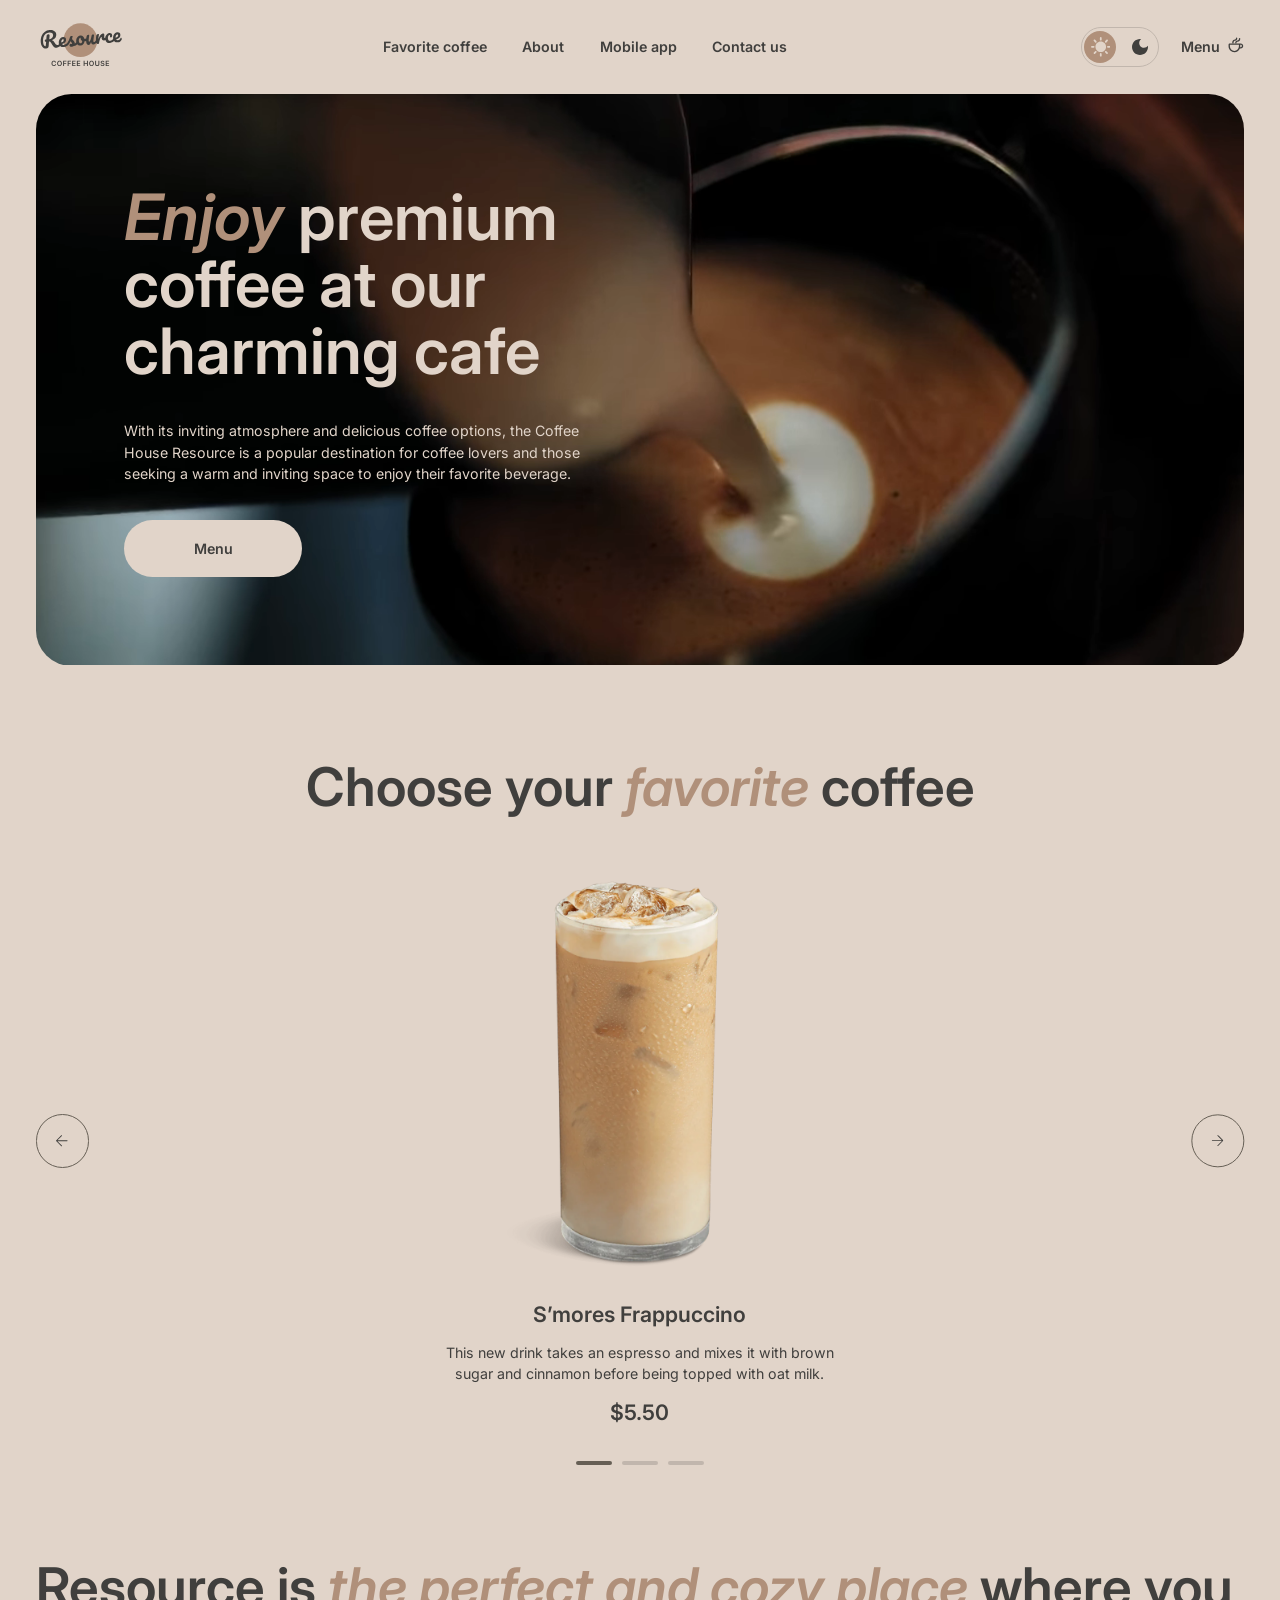
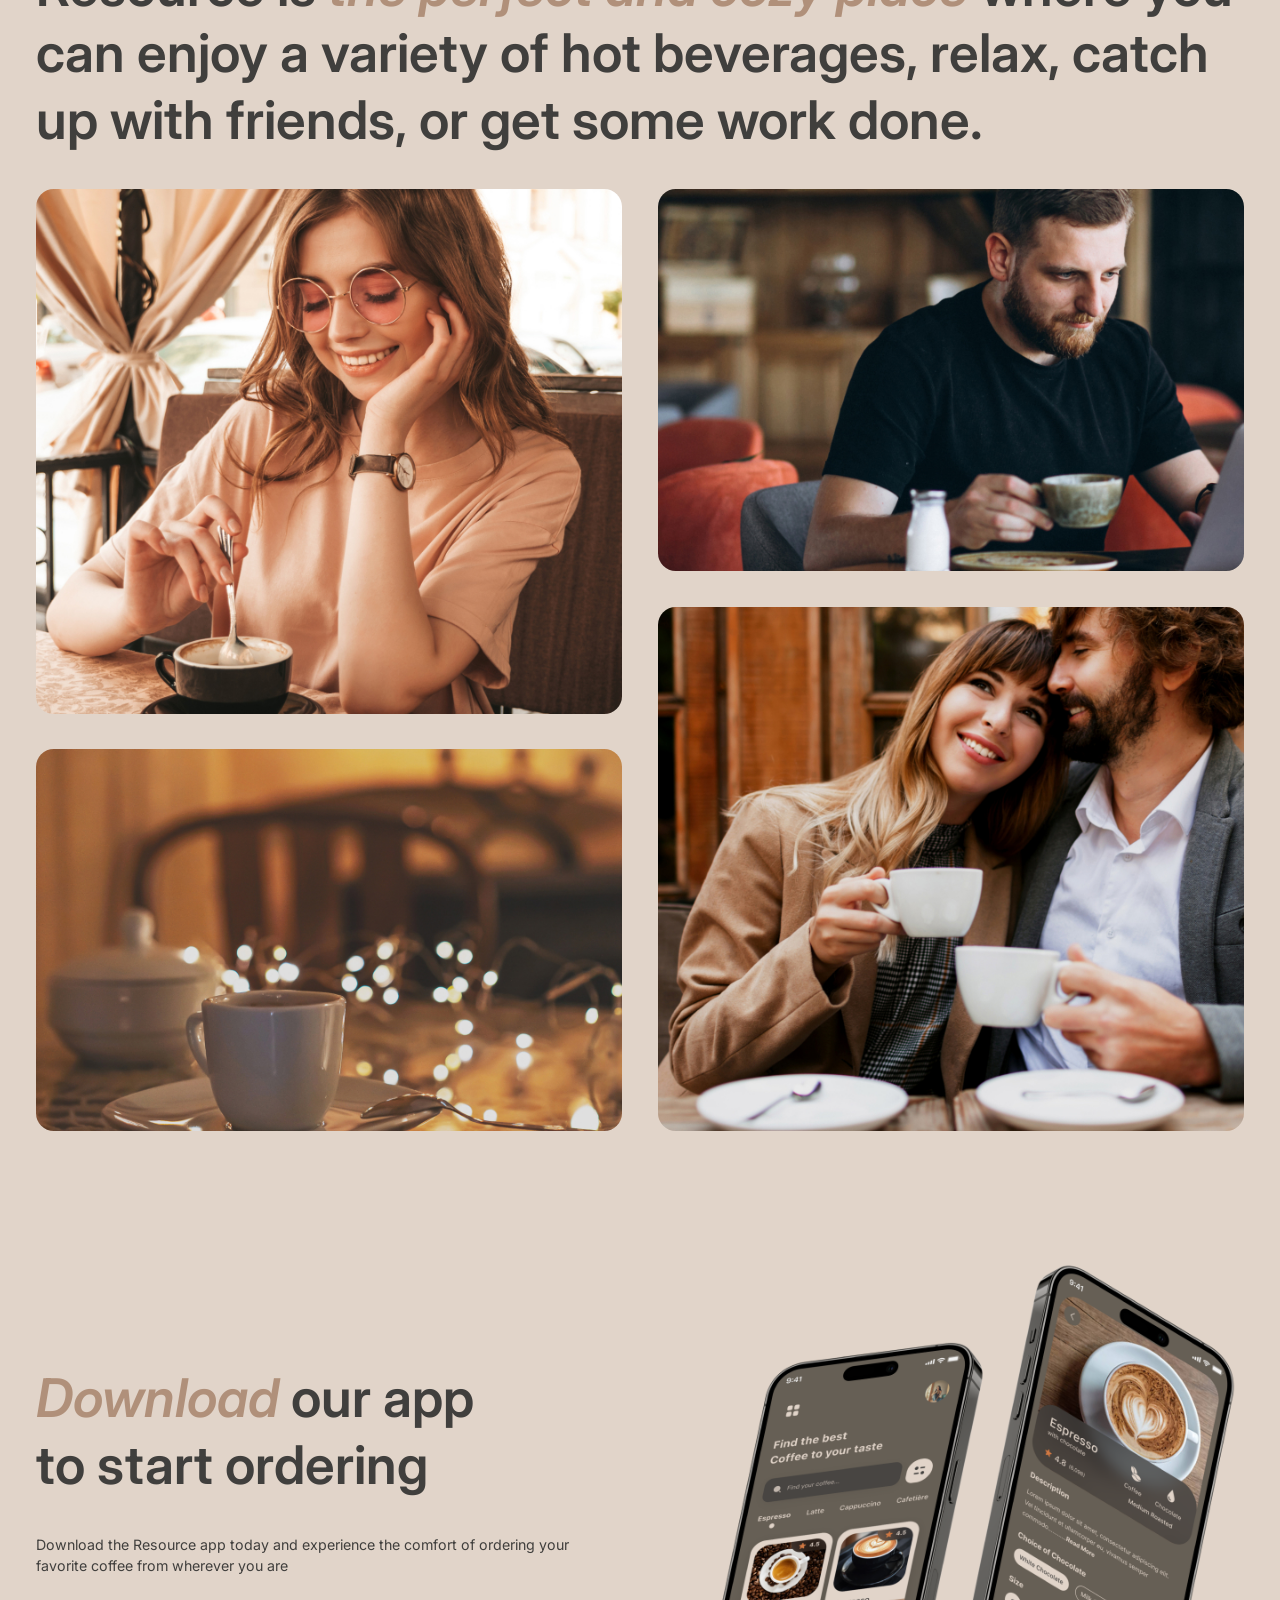
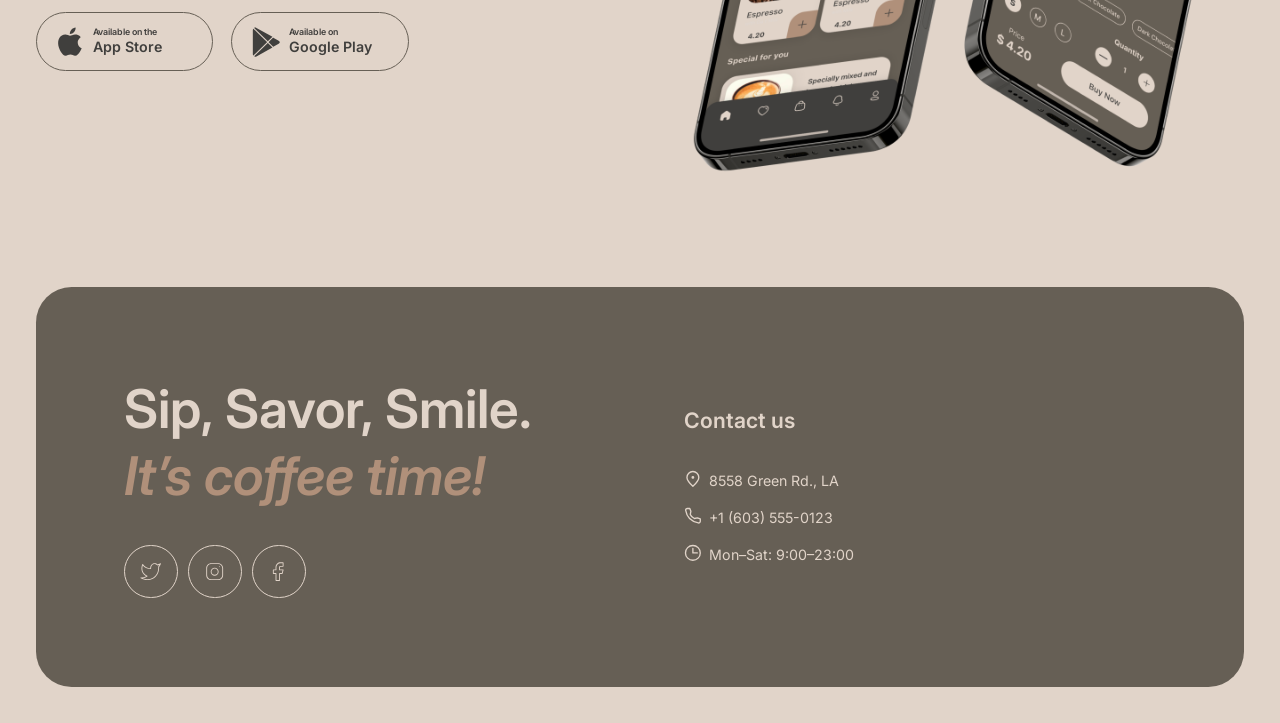
<file: index.html>
<!DOCTYPE html>
<html lang="en">

<head>
  <meta charset="UTF-8">
  <meta name="viewport" content="width=device-width, initial-scale=1.0">
  <link rel="icon" href="favicon.svg">
  <link rel="preconnect" href="https://fonts.googleapis.com">
  <link rel="preconnect" href="https://fonts.gstatic.com" crossorigin>
  <link
    href="https://fonts.googleapis.com/css2?family=Inter:ital,opsz,wght@0,14..32,100..900;1,14..32,100..900&display=swap"
    rel="stylesheet">
  <title>Coffee house</title>
  <link rel="stylesheet" href="assets/css/common.css">
  <link rel="stylesheet" href="assets/css/main.css">
</head>

<body>
  <header>
    <a href="index.html" class="logo"><svg width="100%" style="" viewBox="0 0 100 60" fill="none"
        xmlns="http://www.w3.org/2000/svg">
        <path
          d="M69 25C69 35.4934 60.4934 44 50 44C39.5066 44 31 35.4934 31 25C31 14.5066 39.5066 6 50 6C60.4934 6 69 14.5066 69 25Z"
          fill="#B0907A" />
        <path
          d="M15.3906 13.5835C16.9204 13.4497 18.2235 13.5685 19.2998 13.9399C20.3762 14.3115 21.1975 14.8823 21.7627 15.6519C22.3438 16.4201 22.6793 17.3145 22.7686 18.3345C22.8466 19.2271 22.7076 20.1226 22.3525 21.021C22.012 21.902 21.4487 22.7067 20.6611 23.4341C19.8736 24.1615 18.8875 24.7369 17.7041 25.1616C18.4873 25.3019 19.1067 25.5853 19.5615 26.0112C20.0164 26.4372 20.4899 27.0788 20.9824 27.9351C21.5123 28.8523 22.0121 29.5157 22.4814 29.9243C22.9667 30.3314 23.4966 30.5097 24.0703 30.4595C24.5803 30.4148 25.0515 30.2047 25.4844 29.8296C25.6093 29.7164 25.7414 29.5813 25.8828 29.4263C25.7554 29.0069 25.67 28.5505 25.627 28.0581C25.5308 26.9586 25.6729 25.9186 26.0527 24.938C26.4313 23.9412 27.0025 23.1275 27.7666 22.4985C28.5466 21.8682 29.4552 21.5081 30.4912 21.4175C31.4155 21.3367 32.1805 21.5511 32.7871 22.0601C33.3923 22.5531 33.737 23.2693 33.8193 24.2095C33.9156 25.3093 33.5993 26.293 32.8721 27.1597C32.1594 28.0089 30.8831 28.7468 29.043 29.3735C29.5056 30.0718 30.2945 30.3725 31.4102 30.2749C32.1274 30.2122 32.9189 29.8943 33.7842 29.3208C34.3194 28.9614 34.8014 28.5487 35.2324 28.0854C35.7724 27.2548 36.1936 26.5523 36.4932 25.9761C36.7237 25.4902 36.9885 24.8483 37.2881 24.0513C37.5863 23.2383 37.8742 22.4018 38.1523 21.5425C38.3938 20.8147 38.993 20.4084 39.9492 20.3247C40.3955 20.2857 40.7103 20.2984 40.8926 20.3628C41.0747 20.4271 41.1731 20.547 41.1885 20.7222C41.1968 20.8178 41.1784 20.9723 41.1328 21.1851C41.0872 21.3977 41.0182 21.6127 40.9248 21.8296C40.6881 22.4285 40.5872 22.9272 40.6221 23.3257C40.643 23.5648 40.7452 23.8213 40.9297 24.0942C41.1301 24.3657 41.4243 24.7015 41.8125 25.1011C42.381 25.7258 42.8145 26.2654 43.1113 26.7212C43.4227 27.1597 43.6026 27.6584 43.6514 28.2163C43.6653 28.3757 43.6689 28.6005 43.6621 28.8901C44.1893 28.6308 44.7584 28.1181 45.375 27.3569C45.3019 27.0539 45.251 26.7404 45.2227 26.4165C45.1167 25.2052 45.2539 24.1092 45.6338 23.1284C46.0124 22.1316 46.5847 21.3339 47.3516 20.7368C48.117 20.1238 48.9942 19.7744 49.9824 19.688C51.1936 19.582 52.2027 19.9193 53.0098 20.6997C53.8314 21.463 54.3598 22.4533 54.5947 23.6694C55.1541 23.5843 55.7889 23.4287 56.499 23.2036C56.5857 22.3315 56.742 21.4132 56.9678 20.4497C57.0853 19.9579 57.2783 19.596 57.5469 19.3638C57.8157 19.1315 58.2612 18.9875 58.8828 18.9331C59.233 18.9025 59.477 18.9374 59.6143 19.0376C59.7674 19.1366 59.8545 19.298 59.874 19.521C59.8852 19.6485 59.8348 20.0869 59.7236 20.8354C59.6158 21.4391 59.5352 21.9847 59.4814 22.4712C59.3091 24.1724 59.2471 25.302 59.2959 25.8599C59.3252 26.1945 59.3863 26.4304 59.4785 26.5669C59.5693 26.6871 59.702 26.7393 59.877 26.7241C60.116 26.7032 60.3905 26.4388 60.6992 25.9302C61.024 25.42 61.3429 24.6608 61.6562 23.6538C61.9856 22.6453 62.2797 21.4145 62.5381 19.9624C62.6238 19.4732 62.7856 19.1137 63.0225 18.8843C63.2753 18.6535 63.6647 18.5152 64.1904 18.4692C64.5568 18.4372 64.8159 18.4624 64.9678 18.5454C65.1182 18.6126 65.2037 18.7663 65.2246 19.0054C65.2594 19.4042 65.1563 20.5132 64.9141 22.3325C64.6463 24.4113 64.5334 25.69 64.5752 26.1685C64.6017 26.4713 64.6862 26.7055 64.8291 26.8696C64.9704 27.0176 65.1446 27.083 65.3516 27.0649C65.6703 27.0371 66.0289 26.8123 66.4258 26.3921C66.7252 26.0736 67.0875 25.6205 67.5166 25.0356C67.3882 23.1207 67.5197 21.2733 67.916 19.4927C68.019 19.0179 68.2208 18.6623 68.5215 18.4272C68.8367 18.175 69.2894 18.0228 69.8789 17.9712C70.1975 17.9434 70.4242 17.9642 70.5586 18.0327C70.6929 18.1013 70.7696 18.2472 70.7891 18.4702C70.8113 18.7254 70.742 19.31 70.5811 20.2231C70.4775 20.8745 70.3995 21.4438 70.3457 21.9302C70.2919 22.4167 70.2631 23.0135 70.2607 23.7202C70.6668 22.3036 71.1592 21.1361 71.7373 20.2183C72.3155 19.3004 72.8997 18.6305 73.4893 18.2095C74.0947 17.7872 74.6606 17.5533 75.1865 17.5073C76.2224 17.4168 76.7853 17.8893 76.876 18.9253C76.8941 19.1326 76.8667 19.6413 76.793 20.4507C76.7213 21.0991 76.6921 21.5032 76.7061 21.6626C76.7549 22.2203 76.9786 22.4816 77.377 22.4468C77.5455 22.432 77.7277 22.3655 77.9238 22.2476C77.9862 21.5452 78.1416 20.8909 78.3945 20.2856C78.8195 19.2689 79.4158 18.4618 80.1826 17.8647C80.9494 17.2678 81.7794 16.9301 82.6719 16.8521C83.5483 16.7754 84.2484 16.9794 84.7725 17.4634C85.3112 17.9302 85.6164 18.5704 85.6875 19.3833C85.746 20.0526 85.6442 20.632 85.3818 21.1206C85.1354 21.6077 84.7729 21.8717 84.2949 21.9136C83.9921 21.9401 83.739 21.8899 83.5352 21.7632C83.3473 21.6351 83.2421 21.444 83.2197 21.189C83.21 21.0774 83.215 20.9485 83.2344 20.8022C83.2537 20.656 83.268 20.55 83.2783 20.4849C83.3371 20.2389 83.358 20.0123 83.3398 19.8052C83.3217 19.598 83.2512 19.4431 83.1299 19.3413C83.0246 19.2384 82.8765 19.1957 82.6855 19.2124C82.3189 19.2445 81.9907 19.4416 81.7012 19.8042C81.4103 20.1509 81.1932 20.6115 81.0508 21.186C80.9084 21.7606 80.8662 22.3829 80.9248 23.0522C81.0866 24.901 81.9732 25.7546 83.583 25.6138C84.2363 25.5565 84.9186 25.2804 85.6299 24.7847C86.056 24.4835 86.4689 24.1072 86.8711 23.6587C86.8066 23.3593 86.7585 23.0438 86.7295 22.7124C86.6334 21.6129 86.7755 20.5729 87.1553 19.5923C87.5338 18.5955 88.1051 17.7818 88.8691 17.1528C89.6492 16.5225 90.5577 16.1624 91.5938 16.0718C92.5181 15.991 93.2831 16.2054 93.8896 16.7144C94.4949 17.2074 94.8395 17.9235 94.9219 18.8638C95.0181 19.9636 94.7018 20.9473 93.9746 21.814C93.2619 22.6632 91.9773 23.4017 90.1211 24.0298C90.5678 24.7295 91.2458 25.0399 92.1543 24.9604C92.8078 24.9033 93.3289 24.7048 93.7168 24.3657C94.1205 24.0252 94.5696 23.4721 95.0645 22.7065C95.2347 22.4508 95.4398 22.3125 95.6787 22.2915C95.8859 22.2734 96.0543 22.3551 96.1826 22.5366C96.3266 22.7166 96.4131 22.9738 96.4424 23.3081C96.4926 23.8819 96.4007 24.3885 96.166 24.8267C95.7797 25.551 95.2368 26.1368 94.5371 26.5835C93.8534 27.0288 93.009 27.2945 92.0049 27.3823C90.4747 27.5162 89.2475 27.1662 88.3232 26.3315C88.1599 26.1815 88.0089 26.0204 87.8701 25.8481C87.3887 26.3474 86.849 26.7798 86.2461 27.1401C85.2533 27.7249 84.2701 28.059 83.2979 28.144C81.7361 28.2806 80.4787 27.9496 79.5254 27.1499C78.8356 26.5494 78.3648 25.7777 78.1133 24.8354C77.6737 25.0528 77.2046 25.1843 76.7051 25.228C75.8605 25.3019 75.1958 25.1436 74.7119 24.7524C74.2439 24.3597 73.9782 23.7962 73.9141 23.063C73.8932 22.8239 73.896 22.5826 73.9229 22.3394C73.9268 22.018 73.9238 21.8015 73.9141 21.6899C73.8918 21.4349 73.7925 21.3152 73.6172 21.3306C73.3782 21.3517 73.0833 21.6505 72.7324 22.2271C72.3959 22.7865 72.0744 23.5211 71.7686 24.4312C71.4627 25.3413 71.2331 26.2934 71.0791 27.2866C70.9693 28.0509 70.8062 28.5788 70.5908 28.8706C70.39 29.1451 70.0429 29.3039 69.5488 29.3472C68.9432 29.4002 68.4846 29.1195 68.1738 28.5044C68.0916 28.3324 68.0171 28.1292 67.9482 27.896C67.6574 28.2052 67.3563 28.4903 67.041 28.7476C66.3075 29.3578 65.4386 29.7065 64.4346 29.7944C63.6695 29.8614 63.0774 29.6167 62.6592 29.0591C62.257 28.5001 62.0095 27.6864 61.916 26.6187C61.7399 27.7261 61.4063 28.5987 60.916 29.2358C60.4244 29.8568 59.8676 30.1942 59.2461 30.2485C58.5289 30.3113 57.911 30.0362 57.3916 29.4233C56.8868 28.793 56.5904 27.9837 56.5039 26.9956C56.4687 26.5935 56.4438 26.202 56.4287 25.8218C55.8601 25.9876 55.2585 26.1144 54.623 26.1968C54.4373 27.5619 53.9336 28.6897 53.1123 29.5806C52.2894 30.4556 51.3123 30.9425 50.1807 31.0415C49.2243 31.1252 48.383 30.9662 47.6572 30.564C47.1705 30.2872 46.7546 29.9308 46.4053 29.4985C45.9807 29.9837 45.5589 30.3569 45.1377 30.6157C44.4512 31.029 43.5757 31.299 42.5107 31.4243C41.9207 32.0219 41.187 32.3583 40.3105 32.4351C39.4817 32.5076 38.8274 32.3723 38.3477 32.0288C37.8838 31.6839 37.6307 31.2726 37.5889 30.7944C37.5526 30.3801 37.673 30.0085 37.9492 29.6792C38.2255 29.3499 38.6584 29.1586 39.248 29.1069C39.4552 29.0888 39.6966 29.0926 39.9717 29.1167C40.2614 29.1235 40.4792 29.128 40.624 29.1313C40.5718 28.7184 40.4417 28.3361 40.2344 27.9849C40.0429 27.6323 39.8047 27.3001 39.5205 26.9878C39.2348 26.6595 38.9691 26.3776 38.7236 26.1421C38.3118 27.1256 37.886 27.95 37.4463 28.6147C37.3839 28.7124 37.3175 28.8074 37.2529 28.9038C37.2011 29.0386 37.1374 29.163 37.0566 29.2749C36.8537 29.5709 36.6126 29.8611 36.335 30.147C36.2326 30.2726 36.13 30.3986 36.0234 30.522C35.8342 30.7476 35.6292 30.8971 35.4102 30.9741C35.194 31.1441 34.9642 31.3129 34.7197 31.479C33.7048 32.1781 32.5837 32.5816 31.3564 32.689C29.6829 32.8354 28.3438 32.4941 27.3398 31.6665C27.242 31.5858 27.1492 31.5005 27.0596 31.4126C26.7119 31.7942 26.3591 32.1278 25.999 32.4106C25.2613 32.9729 24.3587 33.3006 23.291 33.394C22.255 33.4847 21.3455 33.2833 20.5635 32.7896C19.7976 32.2944 19.0287 31.3983 18.2568 30.1011C17.6362 29.0635 17.1521 28.3024 16.8047 27.8188C16.4559 27.3194 16.1202 26.9706 15.7979 26.7739C15.4914 26.5759 15.1201 26.4726 14.6855 26.4624C14.651 26.8031 14.5601 27.8714 14.4121 29.6665C14.3544 30.4737 14.3173 30.9665 14.3008 31.145C14.2265 32.1311 13.973 32.9083 13.541 33.4761C13.1075 34.0279 12.4047 34.347 11.4326 34.4321C10.3648 34.5255 9.389 34.2975 8.50586 33.7485C7.63719 33.1821 6.93063 32.3604 6.38672 31.2837C5.84141 30.1911 5.50636 28.9272 5.38086 27.4927C5.14663 24.815 5.40584 22.4634 6.16016 20.438C6.93044 18.4112 8.10804 16.8145 9.69238 15.6479C11.2913 14.4641 13.1911 13.7759 15.3906 13.5835ZM14.9014 16.2524C13.3395 16.3891 12.0027 16.8996 10.8916 17.7837C9.79498 18.6506 8.98643 19.878 8.4668 21.4653C7.94582 23.0367 7.78064 24.9146 7.97168 27.0981C8.06094 28.118 8.24138 28.9857 8.5127 29.7007C8.78394 30.4154 9.08713 30.9426 9.42188 31.2827C9.75679 31.6228 10.0601 31.781 10.3311 31.7573C10.5382 31.7391 10.6963 31.6211 10.8057 31.4028C10.931 31.1831 11.0135 30.8388 11.0527 30.3696L11.3848 26.7271C10.843 26.7744 10.4571 26.6796 10.2275 26.4429C10.014 26.2046 9.89312 25.9257 9.86523 25.6069C9.83178 25.2244 9.92501 24.9115 10.1445 24.6675C10.38 24.422 10.6568 24.2852 10.9756 24.2573L11.5732 24.2046C11.6916 22.6203 11.8134 21.2522 11.9375 20.1011C12.0542 19.0472 12.678 18.4706 13.8096 18.3716C14.718 18.2921 15.2082 18.6593 15.2793 19.4722C15.2946 19.6473 15.2986 19.7834 15.291 19.8804L14.9209 23.9116C15.7772 23.7885 16.5399 23.5133 17.209 23.0854C17.8941 22.6562 18.4152 22.0964 18.7725 21.4067C19.1456 20.7156 19.2961 19.9553 19.2236 19.1265C19.1357 18.1224 18.7238 17.3639 17.9883 16.8501C17.2528 16.3364 16.2241 16.1368 14.9014 16.2524ZM50.1084 22.231C49.4709 22.2868 48.9638 22.644 48.5879 23.3032C48.2265 23.9452 48.0948 24.8242 48.1924 25.9399C48.2691 26.8163 48.4951 27.4709 48.8701 27.9038C49.2612 28.3354 49.6882 28.5312 50.1504 28.4907C50.6604 28.4461 51.0808 28.2008 51.4111 27.7544C51.7574 27.3065 51.9594 26.6862 52.0186 25.894C51.4953 25.6026 51.0742 25.1973 50.7559 24.6792C50.4536 24.1598 50.2766 23.5971 50.2236 22.9917C50.2013 22.7367 50.202 22.4794 50.2275 22.2202L50.1084 22.231ZM30.2891 23.7964C29.6995 23.8481 29.2274 24.2342 28.873 24.9556C28.5345 25.6758 28.4081 26.5223 28.4932 27.4946L28.4971 27.5425C29.4178 27.2371 30.1299 26.8379 30.6328 26.3442C31.1357 25.8505 31.3612 25.308 31.3096 24.7183C31.283 24.4156 31.1749 24.1839 30.9844 24.0239C30.8083 23.8466 30.576 23.7713 30.2891 23.7964ZM91.3916 18.4507C90.8021 18.5024 90.33 18.8885 89.9756 19.6099C89.6371 20.3301 89.5106 21.1766 89.5957 22.1489L89.5996 22.1968C90.5205 21.8914 91.2325 21.4913 91.7354 20.9976C92.2381 20.5039 92.4637 19.9622 92.4121 19.3726C92.3856 19.0699 92.2775 18.8382 92.0869 18.6782C91.9108 18.5009 91.6785 18.4256 91.3916 18.4507Z"
          fill="currentColor" />
        <path
          d="M67.5947 51.8945C67.5947 52.137 67.6478 52.3536 67.7539 52.543C67.8619 52.7323 68.014 52.8804 68.209 52.9883C68.4039 53.0942 68.6346 53.1474 68.9014 53.1475C69.1684 53.1475 69.3997 53.0943 69.5947 52.9883C69.7917 52.8803 69.9437 52.7323 70.0498 52.543C70.1559 52.3536 70.209 52.137 70.209 51.8945V48.1816H71.2627V51.9834C71.2626 52.3998 71.1636 52.7659 70.9668 53.082C70.7717 53.3983 70.4977 53.6462 70.1436 53.8242C69.7894 54.0004 69.3749 54.0879 68.9014 54.0879C68.4262 54.0878 68.0113 54.0003 67.6572 53.8242C67.3031 53.6462 67.029 53.3983 66.834 53.082C66.639 52.7659 66.5411 52.3998 66.541 51.9834V48.1816H67.5947V51.8945Z"
          fill="currentColor" />
        <path
          d="M74.8877 48.1025C75.3005 48.1026 75.6621 48.1745 75.9727 48.3184C76.2851 48.4604 76.53 48.6584 76.708 48.9121C76.886 49.164 76.9787 49.4536 76.9844 49.7812H75.9697C75.9432 49.5333 75.8315 49.3404 75.6348 49.2021C75.4397 49.0639 75.1855 48.9941 74.873 48.9941C74.6534 48.9942 74.4648 49.0275 74.3076 49.0938C74.1507 49.16 74.0306 49.2499 73.9473 49.3633C73.8639 49.4769 73.8212 49.6071 73.8193 49.7529C73.8193 49.8741 73.8465 49.9794 73.9014 50.0684C73.9582 50.1574 74.0352 50.2334 74.1318 50.2959C74.2284 50.3564 74.3358 50.4076 74.4531 50.4492C74.5703 50.4908 74.6885 50.5253 74.8076 50.5537L75.3535 50.6904C75.5731 50.7416 75.7847 50.8104 75.9873 50.8975C76.1917 50.9846 76.3742 51.095 76.5352 51.2275C76.6979 51.3601 76.8272 51.5196 76.9219 51.707C77.0165 51.8945 77.0634 52.1144 77.0635 52.3662C77.0635 52.7071 76.9759 53.0072 76.8018 53.2666C76.6276 53.5241 76.3763 53.7262 76.0469 53.8721C75.7193 54.016 75.3222 54.0879 74.8564 54.0879C74.4038 54.0879 74.0101 54.0181 73.6768 53.8779C73.3455 53.7378 73.0859 53.5334 72.8984 53.2646C72.7128 52.9957 72.6128 52.6676 72.5977 52.2812H73.6348C73.6499 52.4839 73.7124 52.6526 73.8223 52.7871C73.9321 52.9215 74.075 53.0216 74.251 53.0879C74.429 53.1542 74.628 53.1875 74.8477 53.1875C75.0768 53.1875 75.2778 53.1531 75.4502 53.085C75.6242 53.0149 75.761 52.9189 75.8594 52.7959C75.9578 52.671 76.0078 52.5249 76.0098 52.3584C76.0079 52.207 75.963 52.0819 75.876 51.9834C75.7889 51.8831 75.6668 51.7997 75.5098 51.7334C75.3545 51.6652 75.1722 51.6038 74.9639 51.5508L74.3018 51.3809C73.8229 51.2578 73.4443 51.0711 73.166 50.8213C72.8895 50.5694 72.751 50.235 72.751 49.8184C72.751 49.4757 72.8438 49.1755 73.0293 48.918C73.2168 48.6604 73.472 48.4604 73.7939 48.3184C74.1159 48.1745 74.4806 48.1025 74.8877 48.1025Z"
          fill="currentColor" />
        <path
          d="M20.0908 48.1025C20.4146 48.1026 20.7158 48.1474 20.9941 48.2383C21.2725 48.3292 21.5205 48.4635 21.7383 48.6396C21.956 48.8139 22.1353 49.0275 22.2754 49.2812C22.4174 49.533 22.5101 49.8208 22.5537 50.1445H21.4912C21.4609 49.9704 21.4046 49.816 21.3232 49.6816C21.2418 49.5454 21.1407 49.4296 21.0195 49.335C20.8984 49.2403 20.7597 49.1694 20.6045 49.1221C20.4512 49.0729 20.2853 49.0479 20.1074 49.0479C19.7912 49.0479 19.5109 49.128 19.2666 49.2871C19.0223 49.4443 18.8306 49.6756 18.6924 49.9805C18.5543 50.2834 18.4854 50.6536 18.4854 51.0908C18.4854 51.5358 18.5542 51.9109 18.6924 52.2158C18.8325 52.5188 19.0242 52.748 19.2666 52.9033C19.5109 53.0567 19.7902 53.1337 20.1045 53.1338C20.2787 53.1338 20.4422 53.1109 20.5938 53.0654C20.7468 53.0181 20.8839 52.9491 21.0049 52.8584C21.128 52.7675 21.2321 52.655 21.3154 52.5225C21.4005 52.39 21.459 52.2386 21.4912 52.0684L22.5537 52.0742C22.5139 52.3506 22.4274 52.6102 22.2949 52.8525C22.1643 53.0947 21.9932 53.3087 21.7812 53.4941C21.5691 53.6779 21.3202 53.8216 21.0361 53.9258C20.7522 54.028 20.4372 54.0791 20.0908 54.0791C19.5796 54.0791 19.1231 53.9612 18.7217 53.7246C18.3203 53.4879 18.0035 53.146 17.7725 52.6992C17.5414 52.2522 17.4258 51.7158 17.4258 51.0908C17.4258 50.4641 17.5425 49.9284 17.7754 49.4834C18.0083 49.0365 18.3251 48.6938 18.7266 48.457C19.1281 48.2203 19.5832 48.1025 20.0908 48.1025Z"
          fill="currentColor" />
        <path fill-rule="evenodd" clip-rule="evenodd"
          d="M26.4443 48.1025C26.9538 48.1025 27.41 48.2203 27.8115 48.457C28.2149 48.6938 28.5327 49.0364 28.7656 49.4834C29.0004 49.9284 29.1182 50.4641 29.1182 51.0908C29.1182 51.7177 29.0005 52.2552 28.7656 52.7021C28.5327 53.147 28.2147 53.4879 27.8115 53.7246C27.41 53.9614 26.9538 54.0791 26.4443 54.0791C25.935 54.079 25.4785 53.9613 25.0752 53.7246C24.6738 53.486 24.3559 53.1441 24.1211 52.6992C23.8881 52.2522 23.7715 51.7158 23.7715 51.0908C23.7715 50.4641 23.8882 49.9284 24.1211 49.4834C24.3559 49.0364 24.6737 48.6938 25.0752 48.457C25.4785 48.2204 25.935 48.1026 26.4443 48.1025ZM26.4443 49.0479C26.1282 49.0479 25.8488 49.1271 25.6064 49.2842C25.3641 49.4395 25.1743 49.6698 25.0361 49.9746C24.8998 50.2776 24.8311 50.6496 24.8311 51.0908C24.8311 51.5321 24.8998 51.9051 25.0361 52.21C25.1743 52.5129 25.3642 52.7432 25.6064 52.9004C25.8488 53.0556 26.1282 53.1337 26.4443 53.1338C26.7606 53.1338 27.0408 53.0557 27.2832 52.9004C27.5255 52.7432 27.7143 52.5128 27.8506 52.21C27.9888 51.9051 28.0586 51.5321 28.0586 51.0908C28.0586 50.6496 27.9888 50.2776 27.8506 49.9746C27.7143 49.6698 27.5255 49.4395 27.2832 49.2842C27.0408 49.127 26.7606 49.0479 26.4443 49.0479Z"
          fill="currentColor" />
        <path fill-rule="evenodd" clip-rule="evenodd"
          d="M62.4697 48.1025C62.9792 48.1025 63.4354 48.2203 63.8369 48.457C64.2403 48.6938 64.5581 49.0364 64.791 49.4834C65.0258 49.9284 65.1435 50.4641 65.1436 51.0908C65.1436 51.7177 65.0259 52.2552 64.791 52.7021C64.5581 53.147 64.2401 53.4879 63.8369 53.7246C63.4354 53.9614 62.9792 54.0791 62.4697 54.0791C61.9604 54.079 61.5039 53.9613 61.1006 53.7246C60.6992 53.486 60.3813 53.1441 60.1465 52.6992C59.9135 52.2522 59.7969 51.7158 59.7969 51.0908C59.7969 50.4641 59.9136 49.9284 60.1465 49.4834C60.3813 49.0364 60.6991 48.6938 61.1006 48.457C61.5039 48.2204 61.9604 48.1026 62.4697 48.1025ZM62.4697 49.0479C62.1536 49.0479 61.8741 49.1271 61.6318 49.2842C61.3895 49.4395 61.1997 49.6698 61.0615 49.9746C60.9252 50.2776 60.8565 50.6496 60.8564 51.0908C60.8564 51.5321 60.9252 51.9051 61.0615 52.21C61.1997 52.5129 61.3895 52.7432 61.6318 52.9004C61.8741 53.0556 62.1536 53.1337 62.4697 53.1338C62.786 53.1338 63.0662 53.0557 63.3086 52.9004C63.5509 52.7432 63.7397 52.5128 63.876 52.21C64.0142 51.9051 64.084 51.5321 64.084 51.0908C64.084 50.6496 64.0142 50.2776 63.876 49.9746C63.7397 49.6698 63.5509 49.4395 63.3086 49.2842C63.0662 49.127 62.786 49.0479 62.4697 49.0479Z"
          fill="currentColor" />
        <path d="M34.2412 49.0654H31.5674V50.6445H33.9854V51.5283H31.5674V54H30.5137V48.1816H34.2412V49.0654Z"
          fill="currentColor" />
        <path d="M39.3291 49.0654H36.6553V50.6445H39.0732V51.5283H36.6553V54H35.6016V48.1816H39.3291V49.0654Z"
          fill="currentColor" />
        <path
          d="M44.4736 49.0654H41.7432V50.6445H44.2773V51.5283H41.7432V53.1162H44.4961V54H40.6895V48.1816H44.4736V49.0654Z"
          fill="currentColor" />
        <path
          d="M49.7334 49.0654H47.0029V50.6445H49.5371V51.5283H47.0029V53.1162H49.7559V54H45.9492V48.1816H49.7334V49.0654Z"
          fill="currentColor" />
        <path
          d="M54.6455 50.6445H57.3418V48.1816H58.3984V54H57.3418V51.5283H54.6455V54H53.5918V48.1816H54.6455V50.6445Z"
          fill="currentColor" />
        <path
          d="M82.1865 49.0654H79.4561V50.6445H81.9902V51.5283H79.4561V53.1162H82.209V54H78.4023V48.1816H82.1865V49.0654Z"
          fill="currentColor" />
      </svg>
    </a>
    <nav>
      <ul>
        <li><a href="index.html#favs">Favorite coffee</a></li>
        <li><a href="index.html#about">About</a></li>
        <li><a href="index.html#apps">Mobile app</a></li>
        <li><a href="#contacts">Contact us</a></li>
        <li><a href="menu.html" class="menu-link is-mobile">
            Menu <svg width="20" height="20" style="" viewBox="0 0 20 20" fill="none"
              xmlns="http://www.w3.org/2000/svg">
              <path
                d="M15.418 8.41699C16.9827 8.41699 18.2518 9.68534 18.252 11.25C18.2518 12.8146 16.9827 14.084 15.418 14.084H14.457C13.4932 16.5234 11.116 18.2499 8.33398 18.25C4.69822 18.25 1.75018 15.3027 1.75 11.667V9.7666C1.75004 9.02105 2.35503 8.41699 3.10059 8.41699H15.418ZM3.25 11.667C3.25018 14.4743 5.52665 16.75 8.33398 16.75C11.1412 16.7498 13.4168 14.4742 13.417 11.667V9.91699H3.25V11.667ZM14.917 11.667C14.917 11.9783 14.8934 12.2842 14.8516 12.584H15.418C16.1542 12.584 16.7518 11.9862 16.752 11.25C16.7518 10.5138 16.1542 9.91699 15.418 9.91699H14.917V11.667ZM10.835 1.75C11.2492 1.75 11.585 2.08579 11.585 2.5V2.91699C11.5848 4.25153 10.5025 5.33301 9.16797 5.33301C8.20173 5.33318 7.41814 6.11677 7.41797 7.08301V7.5C7.41797 7.91421 7.08218 8.25 6.66797 8.25C6.2539 8.24982 5.91797 7.91411 5.91797 7.5V7.08301C5.91814 5.28834 7.3733 3.83318 9.16797 3.83301C9.67412 3.83301 10.0848 3.4231 10.085 2.91699V2.5C10.085 2.08579 10.4207 1.75 10.835 1.75ZM14.167 2.16699C14.5812 2.16699 14.917 2.50278 14.917 2.91699V3.45312C14.9166 5.18191 13.515 6.58393 11.7861 6.58398C11.3771 6.58398 11.1336 6.7215 10.9902 6.87207C10.8376 7.03241 10.7501 7.25797 10.75 7.5C10.7498 7.91405 10.4141 8.25 10 8.25C9.58606 8.24982 9.2502 7.91394 9.25 7.5C9.25008 6.9091 9.46107 6.30138 9.90332 5.83691C10.3552 5.36249 11.0048 5.08398 11.7861 5.08398C12.6866 5.08393 13.4166 4.35348 13.417 3.45312V2.91699C13.417 2.50278 13.7528 2.16699 14.167 2.16699Z"
                fill="currentColor" />
            </svg>
          </a></li>
      </ul>
      <div class="header-actions">
        <div class="theme-switch">
          <button class="light active" type="button">
            <svg width="22" height="22" style="" viewBox="0 0 22 22" fill="none" xmlns="http://www.w3.org/2000/svg">
              <path
                d="M10 3V1C10 0.45 10.45 0 11 0C11.55 0 12 0.45 12 1V3C12 3.55 11.55 4 11 4C10.45 4 10 3.55 10 3ZM17.36 6.05L18.77 4.63C19.16 4.24 19.16 3.61 18.77 3.22C18.38 2.83 17.75 2.83 17.36 3.22L15.95 4.64C15.56 5.03 15.56 5.66 15.95 6.05C16.34 6.44 16.97 6.44 17.36 6.05ZM21 10H19C18.45 10 18 10.45 18 11C18 11.55 18.45 12 19 12H21C21.55 12 22 11.55 22 11C22 10.45 21.55 10 21 10ZM11 18C10.45 18 10 18.45 10 19V21C10 21.55 10.45 22 11 22C11.55 22 12 21.55 12 21V19C12 18.45 11.55 18 11 18ZM4.64 6.05L3.22 4.64C2.83 4.25 2.83 3.61 3.22 3.23C3.61 2.85 4.25 2.84 4.63 3.23L6.04 4.64C6.43 5.03 6.43 5.67 6.04 6.05C5.65 6.43 5.02 6.44 4.64 6.05ZM15.95 15.95C15.56 16.34 15.56 16.98 15.95 17.36L17.36 18.77C17.75 19.16 18.39 19.16 18.77 18.77C19.16 18.38 19.16 17.74 18.77 17.36L17.36 15.95C16.98 15.56 16.34 15.56 15.95 15.95ZM1 12H3C3.55 12 4 11.55 4 11C4 10.45 3.55 10 3 10H1C0.45 10 0 10.45 0 11C0 11.55 0.45 12 1 12ZM4.64 18.78L6.05 17.37C6.44 16.98 6.44 16.34 6.05 15.96C5.66 15.58 5.02 15.57 4.64 15.96L3.23 17.37C2.84 17.76 2.84 18.4 3.23 18.78C3.61 19.17 4.25 19.17 4.64 18.78ZM11 5C7.69 5 5 7.69 5 11C5 14.31 7.69 17 11 17C14.31 17 17 14.31 17 11C17 7.69 14.31 5 11 5Z"
                fill="currentColor" />
            </svg>
          </button>
          <button type="button" class="dark">
            <svg width="18" height="18" style="" viewBox="0 0 18 18" fill="none" xmlns="http://www.w3.org/2000/svg">
              <path
                d="M9 0C4.03 0 0 4.03 0 9C0 13.97 4.03 18 9 18C13.97 18 18 13.97 18 9C18 8.54 17.96 8.08 17.9 7.64C16.92 9.01 15.32 9.9 13.5 9.9C10.52 9.9 8.1 7.48 8.1 4.5C8.1 2.69 8.99 1.08 10.36 0.0999999C9.92 0.0399999 9.46 0 9 0Z"
                fill="currentColor" />
            </svg>
          </button>
        </div>
        <a href="menu.html" class="menu-link is-desktop">Menu <svg width="20" height="20" style="" viewBox="0 0 20 20"
            fill="none" xmlns="http://www.w3.org/2000/svg">
            <path
              d="M15.418 8.41699C16.9827 8.41699 18.2518 9.68534 18.252 11.25C18.2518 12.8146 16.9827 14.084 15.418 14.084H14.457C13.4932 16.5234 11.116 18.2499 8.33398 18.25C4.69822 18.25 1.75018 15.3027 1.75 11.667V9.7666C1.75004 9.02105 2.35503 8.41699 3.10059 8.41699H15.418ZM3.25 11.667C3.25018 14.4743 5.52665 16.75 8.33398 16.75C11.1412 16.7498 13.4168 14.4742 13.417 11.667V9.91699H3.25V11.667ZM14.917 11.667C14.917 11.9783 14.8934 12.2842 14.8516 12.584H15.418C16.1542 12.584 16.7518 11.9862 16.752 11.25C16.7518 10.5138 16.1542 9.91699 15.418 9.91699H14.917V11.667ZM10.835 1.75C11.2492 1.75 11.585 2.08579 11.585 2.5V2.91699C11.5848 4.25153 10.5025 5.33301 9.16797 5.33301C8.20173 5.33318 7.41814 6.11677 7.41797 7.08301V7.5C7.41797 7.91421 7.08218 8.25 6.66797 8.25C6.2539 8.24982 5.91797 7.91411 5.91797 7.5V7.08301C5.91814 5.28834 7.3733 3.83318 9.16797 3.83301C9.67412 3.83301 10.0848 3.4231 10.085 2.91699V2.5C10.085 2.08579 10.4207 1.75 10.835 1.75ZM14.167 2.16699C14.5812 2.16699 14.917 2.50278 14.917 2.91699V3.45312C14.9166 5.18191 13.515 6.58393 11.7861 6.58398C11.3771 6.58398 11.1336 6.7215 10.9902 6.87207C10.8376 7.03241 10.7501 7.25797 10.75 7.5C10.7498 7.91405 10.4141 8.25 10 8.25C9.58606 8.24982 9.2502 7.91394 9.25 7.5C9.25008 6.9091 9.46107 6.30138 9.90332 5.83691C10.3552 5.36249 11.0048 5.08398 11.7861 5.08398C12.6866 5.08393 13.4166 4.35348 13.417 3.45312V2.91699C13.417 2.50278 13.7528 2.16699 14.167 2.16699Z"
              fill="currentColor" />
          </svg></a>
        <button class="menu-button" type="button" aria-expanded="false" aria-controls="mobile-menu">
          <svg width="44" height="44" style="" viewBox="0 0 44 44" fill="none" xmlns="http://www.w3.org/2000/svg">
            <rect x="0.5" y="0.5" width="43" height="43" rx="21.5" stroke="currentColor" />
            <path d="M14 18H30" stroke="currentColor" stroke-width="1.5" stroke-linecap="round"
              stroke-linejoin="round" />
            <path d="M14 26H30" stroke="currentColor" stroke-width="1.5" stroke-linecap="round"
              stroke-linejoin="round" />
          </svg>
        </button>
      </div>
    </nav>
  </header>
  <main>
    <section class="hero">
      <h1><span class="accent">Enjoy</span> premium coffee at our charming cafe</h1>
      <p>With its inviting atmosphere and delicious coffee options, the Coffee House Resource is a popular destination
        for
        coffee lovers and those seeking a warm and inviting space to enjoy their favorite beverage.</p>
      <a href="menu.html" class="button-primary">Menu <svg width="100%" style="" viewBox="0 0 17 17" fill="none"
          xmlns="http://www.w3.org/2000/svg">
          <path
            d="M11.667 8.16699H1.5V9.91699C1.50018 12.7242 3.77582 14.9998 6.58301 15C9.39035 15 11.6668 12.7243 11.667 9.91699V8.16699ZM4.16699 5.75V5.33301C4.16717 3.53823 5.62218 2.08301 7.41699 2.08301C7.92299 2.08283 8.33283 1.67299 8.33301 1.16699V0.75C8.33301 0.335895 8.66894 0.000175698 9.08301 0C9.49722 0 9.83301 0.335786 9.83301 0.75V1.16699C9.83283 2.50142 8.75142 3.58283 7.41699 3.58301C6.4506 3.58301 5.66717 4.36666 5.66699 5.33301V5.75C5.66699 6.16411 5.33106 6.49982 4.91699 6.5C4.50278 6.5 4.16699 6.16421 4.16699 5.75ZM7.5 5.75C7.5 5.15892 7.71086 4.55149 8.15332 4.08691C8.60516 3.61249 9.25475 3.33301 10.0361 3.33301C10.9367 3.33278 11.667 2.60276 11.667 1.70215V1.16699C11.667 0.752779 12.0028 0.416992 12.417 0.416992C12.8311 0.417168 13.167 0.752887 13.167 1.16699V1.70215C13.167 3.43119 11.7651 4.83278 10.0361 4.83301C9.62707 4.83301 9.38266 4.97053 9.23926 5.12109C9.08648 5.28151 9 5.50775 9 5.75C9 6.16421 8.66421 6.5 8.25 6.5C7.83579 6.5 7.5 6.16421 7.5 5.75ZM13.167 9.91699C13.167 10.2279 13.1433 10.5336 13.1016 10.833H13.667C14.4032 10.8328 15 10.2363 15 9.5C15 8.76373 14.4032 8.16717 13.667 8.16699H13.167V9.91699ZM16.5 9.5C16.5 11.0647 15.2316 12.3328 13.667 12.333H12.707C11.7434 14.773 9.36555 16.5 6.58301 16.5C2.94739 16.4998 0.000176257 13.5526 0 9.91699V8.0166C3.52978e-05 7.27118 0.604228 6.6672 1.34961 6.66699H13.667C15.2316 6.66717 16.5 7.9353 16.5 9.5Z"
            fill="currentColor" />
        </svg></a>
      <video src="assets/bg-video.webm" class="hero-video" poster="assets/img-hero.jpg" autoplay loop muted
        playsinline></video>
    </section>

    <section class="slider" id="favs">
      <h2 class="slider__heading">Choose your <span class="accent">favorite</span> coffee</h2>
      <div class="slider__wrapper">
        <button class="slider__arrow left">
          <svg width="100%" style="" viewBox="0 0 14 13" fill="none" xmlns="http://www.w3.org/2000/svg">
            <path
              d="M6.14645 0.146447C6.34171 -0.0488156 6.65822 -0.0488156 6.85348 0.146447C7.04874 0.341709 7.04874 0.658216 6.85348 0.853478L1.70699 5.99996H13C13.2761 5.99996 13.5 6.22382 13.5 6.49996C13.5 6.77611 13.2761 6.99996 13 6.99996H1.70699L6.85348 12.1464C7.04874 12.3417 7.04874 12.6582 6.85348 12.8535C6.65822 13.0487 6.34171 13.0487 6.14645 12.8535L0.146447 6.85348C-0.0488155 6.65822 -0.0488155 6.34171 0.146447 6.14645L6.14645 0.146447Z"
              fill="currentColor" />
          </svg>
        </button>
        <div class="slider__track">
          <div class="slider__list">
            <div class="slider__slide">
              <img src="assets/slider/coffee-slider-1.png" class="slide__image" alt="S’mores Frappuccino" width="480"
                height="480">
              <div class="slide__content">
                <h3 class="slide__title">S’mores Frappuccino</h3>
                <p class="slide__text">This new drink takes an espresso and mixes it with brown sugar and cinnamon
                  before
                  being topped with oat milk.</p>
                <p class="slide__price">$5.50</p>
              </div>
            </div>
            <div class="slider__slide">
              <img src="assets/slider/coffee-slider-2.png" class="slide__image" alt="S’mores Frappuccino" width="480"
                height="480">
              <div class="slide__content">
                <h3 class="slide__title">Caramel Macchiato</h3>
                <p class="slide__text">Fragrant and unique classic espresso with rich caramel-peanut syrup, with cream
                  under whipped thick foam.</p>
                <p class="slide__price">$5.00</p>
              </div>
            </div>
            <div class="slider__slide">
              <img src="assets/slider/coffee-slider-3.png" class="slide__image" alt="S’mores Frappuccino" width="480"
                height="480">
              <div class="slide__content">
                <h3 class="slide__title">Ice coffee</h3>
                <p class="slide__text">A popular summer drink that tones and invigorates. Prepared from coffee, milk and
                  ice.</p>
                <p class="slide__price">$4.50</p>
              </div>
            </div>
          </div>
        </div>
        <button class="slider__arrow right">
          <svg width="100%" style="" viewBox="0 0 14 13" fill="none" xmlns="http://www.w3.org/2000/svg">
            <path
              d="M6.14645 0.146447C6.34171 -0.0488156 6.65822 -0.0488156 6.85348 0.146447C7.04874 0.341709 7.04874 0.658216 6.85348 0.853478L1.70699 5.99996H13C13.2761 5.99996 13.5 6.22382 13.5 6.49996C13.5 6.77611 13.2761 6.99996 13 6.99996H1.70699L6.85348 12.1464C7.04874 12.3417 7.04874 12.6582 6.85348 12.8535C6.65822 13.0487 6.34171 13.0487 6.14645 12.8535L0.146447 6.85348C-0.0488155 6.65822 -0.0488155 6.34171 0.146447 6.14645L6.14645 0.146447Z"
              fill="currentColor" />
          </svg>
        </button>
      </div>
      <div class="slider__pagination">
        <button class="slider__page active"></button>
        <button class="slider__page"></button>
        <button class="slider__page"></button>
      </div>
    </section>

    <section class="about-section" id="about">
      <h2>Resource is <span class="accent">the perfect and cozy place</span> where you can enjoy a variety of hot
        beverages, relax, catch up with friends, or get some work done.</h2>
      <div class="gallery">
        <div class="image-wrapper main"><img src="assets/gallery/about-1.jpg" alt="" width="660" height="590"></div>
        <div class="image-wrapper secondary"><img src="assets/gallery/about-2.jpg" alt="" width="660" height="430">
        </div>
        <div class="image-wrapper secondary"><img src="assets/gallery/about-3.jpg" alt="" width="660" height="430">
        </div>
        <div class="image-wrapper main"><img src="assets/gallery/about-4.jpg" alt="" width="660" height="590"></div>
      </div>
    </section>

    <section class="apps" id="apps">
      <div class="apps__content">
        <h2><span class="accent">Download</span> our app to&nbsp;start ordering</h2>
        <p class="apps__text">Download the Resource app today and experience the comfort of ordering your favorite
          coffee
          from wherever you are</p>
        <div class="app-buttons">
          <a href="#" class="button-store">
            <svg width="100%" style="" viewBox="0 0 36 36" fill="none" xmlns="http://www.w3.org/2000/svg">
              <path
                d="M26.7063 18.6307C26.6694 14.6324 30.0641 12.6872 30.2193 12.5966C28.2967 9.86366 25.3169 9.49026 24.2697 9.46048C21.767 9.20369 19.3393 10.9206 18.0644 10.9206C16.764 10.9206 14.8008 9.48529 12.6848 9.52747C9.96196 9.56841 7.41468 11.1055 6.01762 13.4923C3.13444 18.359 5.28474 25.5108 8.04705 29.4446C9.42884 31.3712 11.0435 33.5223 13.1569 33.4466C15.2245 33.3635 15.9968 32.1614 18.4919 32.1614C20.9641 32.1614 21.6893 33.4466 23.8447 33.3983C26.0637 33.3635 27.4608 31.463 28.7942 29.519C30.3911 27.3108 31.0323 25.1362 31.0578 25.0245C31.0056 25.0071 26.7483 23.4229 26.7063 18.6307Z"
                fill="currentColor" />
              <path
                d="M22.6347 6.87268C23.7468 5.51675 24.5076 3.67205 24.2964 1.80005C22.6869 1.86952 20.674 2.88554 19.5149 4.21169C18.4893 5.38029 17.5732 7.29571 17.8099 9.097C19.6179 9.2285 21.4743 8.20752 22.6347 6.87268Z"
                fill="currentColor" />
            </svg>
            <p class="tagline">Available on the</p>
            <p class="store">App Store</p>
          </a>
          <a href="#" class="button-store">
            <svg width="100%" style="" viewBox="0 0 36 36" fill="none" xmlns="http://www.w3.org/2000/svg">
              <path
                d="M3.7558 3.20309C3.39335 3.57302 3.18359 4.14896 3.18359 4.89483V31.4995C3.18359 32.2454 3.39335 32.8213 3.7558 33.1913L3.84525 33.2725L19.1359 18.3701V18.0182L3.84525 3.11587L3.7558 3.20309Z"
                fill="currentColor" />
              <path
                d="M26.0776 23.34L20.9863 18.3701V18.0182L26.0837 13.0482L26.1979 13.1129L32.2345 16.4618C33.9573 17.4122 33.9573 18.9761 32.2345 19.9325L26.1979 23.2754L26.0776 23.34Z"
                fill="currentColor" />
              <path
                d="M25.2733 24.2008L20.0617 19.1196L4.68164 34.1167C5.25384 34.7031 6.18695 34.7738 7.24807 34.1873L25.2733 24.2008Z"
                fill="currentColor" />
              <path
                d="M25.2733 12.1876L7.24807 2.20103C6.18695 1.62058 5.25384 1.69125 4.68164 2.27772L20.0617 17.2688L25.2733 12.1876Z"
                fill="currentColor" />
            </svg>
            <p class="tagline">Available on</p>
            <p class="store">Google Play</p>
          </a>
        </div>
      </div>
      <img src="assets/phones.png" alt="Phones" width="630" height="630">
    </section>
  </main>

  <footer class="footer" id="contacts">
    <div class="footer__column">
      <h2>Sip, Savor, Smile.&#10;<span class="accent">It’s coffee time!</span></h2>
      <div class="footer__socials">
        <a href="https://x.com" target="_blank" class="footer__social">
          <svg width="100%" style="" viewBox="0 0 24 24" fill="none" xmlns="http://www.w3.org/2000/svg">
            <path
              d="M14.7042 2.82712C15.6572 2.46345 16.699 2.40179 17.6886 2.64938C18.5666 2.86911 19.3654 3.32363 20.002 3.96091C20.4822 3.78023 21.0843 3.48732 21.6173 3.20602C21.9342 3.03876 22.2174 2.88186 22.421 2.76657C22.5227 2.70898 22.6042 2.66138 22.6602 2.62888C22.6882 2.61264 22.7102 2.60023 22.7247 2.59177C22.7317 2.58765 22.7368 2.58408 22.7403 2.582C22.7419 2.58107 22.7434 2.58054 22.7442 2.58005H22.7452C22.9293 2.47131 23.1628 2.4909 23.3253 2.62985C23.4877 2.76889 23.544 2.9966 23.4649 3.19528H23.464V3.19723C23.4633 3.19877 23.4621 3.20128 23.461 3.20407C23.4588 3.20965 23.4555 3.21812 23.4513 3.22848C23.4428 3.24927 23.43 3.27908 23.4141 3.31735C23.3822 3.39449 23.3363 3.50594 23.2774 3.64157C23.1598 3.91241 22.9918 4.28443 22.7911 4.68942C22.4412 5.3953 21.9617 6.25908 21.4522 6.84079C21.4828 7.06196 21.4993 7.2853 21.5001 7.50876V7.50973C21.5001 13.4345 18.6568 17.7347 14.6104 19.8886C10.576 22.036 5.39518 22.024 0.75692 19.4472C0.554653 19.3347 0.456135 19.0978 0.518638 18.875C0.581144 18.6522 0.788397 18.5017 1.01961 18.5107C3.10299 18.5936 5.1612 18.0884 6.96395 17.0644C5.09785 16.087 3.83004 14.8706 2.99911 13.5586C2.05225 12.0634 1.69162 10.4742 1.62606 9.03317C1.56065 7.59411 1.78865 6.29188 2.03133 5.35348C2.15298 4.88314 2.27973 4.50078 2.37606 4.23434C2.42414 4.10138 2.46494 3.99706 2.49422 3.92477C2.50888 3.88859 2.52003 3.85951 2.5284 3.83981C2.53253 3.83011 2.53675 3.82287 2.53915 3.81735C2.54036 3.81457 2.54133 3.81221 2.54208 3.81052L2.54305 3.80856V3.80759C2.54484 3.80807 2.57077 3.81894 2.96493 3.99411L2.54305 3.80661C2.6162 3.64227 2.77224 3.53024 2.95126 3.51266C3.13052 3.49522 3.30574 3.57524 3.40926 3.72263C4.37219 5.09378 5.65972 6.20566 7.15633 6.95895C8.5076 7.63902 9.99177 8.0068 11.5001 8.04001V7.54001C11.4878 6.52226 11.7877 5.52479 12.3595 4.68259C12.9324 3.83865 13.7512 3.19086 14.7042 2.82712ZM17.4454 3.61911C16.6546 3.42131 15.8222 3.47103 15.0606 3.76169C14.299 4.05239 13.6445 4.56966 13.1866 5.24411C12.7287 5.91864 12.4892 6.71798 12.5001 7.53317V8.54001C12.5001 8.8111 12.2838 9.03298 12.0128 9.04001C10.1731 9.08767 8.34996 8.67989 6.70614 7.85251C5.34111 7.16545 4.13581 6.20577 3.16024 5.03806C3.10825 5.20531 3.05404 5.39489 3.00008 5.60348C2.77402 6.47758 2.56453 7.67636 2.62411 8.98727C2.6836 10.296 3.01071 11.7064 3.84481 13.0234C4.67691 14.3372 6.03322 15.5882 8.20321 16.5527C8.36911 16.6264 8.48198 16.785 8.49813 16.9658C8.51417 17.1464 8.43131 17.3219 8.28133 17.4238C6.70085 18.4966 4.89728 19.174 3.02157 19.417C6.87969 20.9558 10.9231 20.7178 14.1397 19.0058C17.8427 17.0349 20.4996 13.0858 20.5001 7.51169L20.4952 7.32614C20.486 7.14097 20.4636 6.95664 20.4288 6.77438C20.3975 6.61045 20.4506 6.44138 20.5694 6.32419C21.0133 5.88634 21.5012 5.03885 21.8946 4.24509C21.9072 4.21975 21.9185 4.19398 21.9307 4.16891C21.3135 4.48988 20.5692 4.84831 20.004 5.01852C19.8157 5.07514 19.6115 5.01649 19.4825 4.86813C18.9475 4.25301 18.2363 3.817 17.4454 3.61911Z"
              fill="currentColor" />
          </svg>
        </a>
        <a href="https://www.instagram.com/" target="_blank" class="footer__social">
          <svg width="100%" style="" viewBox="0 0 24 24" fill="none" xmlns="http://www.w3.org/2000/svg">
            <path
              d="M15.5 12C15.5 10.067 13.933 8.5 12 8.5C10.067 8.5 8.5 10.067 8.5 12C8.5 13.933 10.067 15.5 12 15.5C13.933 15.5 15.5 13.933 15.5 12ZM16.5 12C16.5 14.4853 14.4853 16.5 12 16.5C9.51472 16.5 7.5 14.4853 7.5 12C7.5 9.51472 9.51472 7.5 12 7.5C14.4853 7.5 16.5 9.51472 16.5 12Z"
              fill="currentColor" />
            <path
              d="M20.5 8C20.5 5.51472 18.4853 3.5 16 3.5H8C5.51472 3.5 3.5 5.51472 3.5 8V16C3.5 18.4853 5.51472 20.5 8 20.5H16C18.4853 20.5 20.5 18.4853 20.5 16V8ZM21.5 16C21.5 19.0376 19.0376 21.5 16 21.5H8C4.96243 21.5 2.5 19.0376 2.5 16V8C2.5 4.96243 4.96243 2.5 8 2.5H16C19.0376 2.5 21.5 4.96243 21.5 8V16Z"
              fill="currentColor" />
            <path
              d="M17.1389 6.16411C17.3236 5.95919 17.6398 5.94238 17.8449 6.127C18.0501 6.31164 18.0665 6.62779 17.882 6.83306L17.8723 6.84477C17.6875 7.05003 17.3705 7.06661 17.1652 6.88188C16.9603 6.69724 16.9438 6.38104 17.1281 6.17583L17.1389 6.16411Z"
              fill="currentColor" />
          </svg>
        </a>
        <a href="https://www.facebook.com/" target="_blank" class="footer__social">
          <svg width="100%" style="" viewBox="0 0 24 24" fill="none" xmlns="http://www.w3.org/2000/svg">
            <path
              d="M12.5 7C12.5 6.60217 12.6581 6.22076 12.9395 5.93945C13.2208 5.65815 13.6022 5.5 14 5.5H16.5V2.5H14C12.8065 2.5 11.6623 2.97445 10.8184 3.81836C9.97445 4.66227 9.5 5.80653 9.5 7V10C9.5 10.2761 9.27614 10.5 9 10.5H6.5V13.5H9C9.27614 13.5 9.5 13.7239 9.5 14V21.5H12.5V14C12.5 13.7239 12.7239 13.5 13 13.5H15.6094L16.3594 10.5H13C12.7239 10.5 12.5 10.2761 12.5 10V7ZM13.5 9.5H17C17.154 9.5 17.2998 9.57102 17.3945 9.69238C17.4891 9.81364 17.5226 9.9719 17.4854 10.1211L16.4854 14.1211C16.4297 14.3437 16.2294 14.5 16 14.5H13.5V22C13.5 22.2761 13.2761 22.5 13 22.5H9C8.72386 22.5 8.5 22.2761 8.5 22V14.5H6C5.72386 14.5 5.5 14.2761 5.5 14V10C5.5 9.72386 5.72386 9.5 6 9.5H8.5V7C8.5 5.54131 9.07988 4.14278 10.1113 3.11133C11.1428 2.07988 12.5413 1.5 14 1.5H17C17.2761 1.5 17.5 1.72386 17.5 2V6C17.5 6.27614 17.2761 6.5 17 6.5H14C13.8674 6.5 13.7403 6.55272 13.6465 6.64648C13.5527 6.74025 13.5 6.86739 13.5 7V9.5Z"
              fill="currentColor" />
          </svg>
        </a>
      </div>
    </div>
    <div class="footer__column">
      <h3>Contact us</h3>
      <ul class="footer__links">
        <li><a href="https://maps.app.goo.gl/jWRmJxJvKjDyXDbYA" target="_blank">
            <svg width="100%" style="" viewBox="0 0 20 20" fill="none" xmlns="http://www.w3.org/2000/svg">
              <path
                d="M16.6663 8.33329C16.6663 12.0152 9.99967 18.3333 9.99967 18.3333C9.99967 18.3333 3.33301 12.0152 3.33301 8.33329C3.33301 4.65139 6.31778 1.66663 9.99967 1.66663C13.6816 1.66663 16.6663 4.65139 16.6663 8.33329Z"
                stroke="currentColor" stroke-width="1.5" />
              <path
                d="M10.0003 9.16667C10.4606 9.16667 10.8337 8.79357 10.8337 8.33333C10.8337 7.8731 10.4606 7.5 10.0003 7.5C9.54009 7.5 9.16699 7.8731 9.16699 8.33333C9.16699 8.79357 9.54009 9.16667 10.0003 9.16667Z"
                fill="currentColor" stroke="currentColor" stroke-width="1.5" stroke-linecap="round"
                stroke-linejoin="round" />
            </svg>8558 Green Rd., LA</a></li>
        <li><a href="tel:+16035550123" rel="tel" target="_blank">
            <svg width="100%" style="" viewBox="0 0 20 20" fill="none" xmlns="http://www.w3.org/2000/svg">
              <path
                d="M15.0984 12.2516L11.6665 12.9166C9.34845 11.7531 7.91654 10.4166 7.08321 8.33329L7.72483 4.89154L6.51197 1.66663L3.72946 1.66663C2.60191 1.66663 1.71466 2.59958 1.90108 3.71161C2.29888 6.08454 3.37231 10.0391 6.24987 12.9166C9.27338 15.9401 13.5661 17.3318 16.1378 17.9288C17.299 18.1983 18.3332 17.2908 18.3332 16.0988L18.3332 13.4843L15.0984 12.2516Z"
                stroke="currentColor" stroke-width="1.5" stroke-linecap="round" stroke-linejoin="round" />
            </svg>+1 (603) 555-0123</a></li>
        <li>
          <svg width="100%" style="" viewBox="0 0 20 20" fill="none" xmlns="http://www.w3.org/2000/svg">
            <g clip-path="url(#clip0_217_1736)">
              <path d="M10 5L10 10L15 10" stroke="currentColor" stroke-width="1.5" stroke-linecap="round"
                stroke-linejoin="round" />
              <path
                d="M10.0003 18.3333C14.6027 18.3333 18.3337 14.6023 18.3337 9.99996C18.3337 5.39759 14.6027 1.66663 10.0003 1.66663C5.39795 1.66663 1.66699 5.39759 1.66699 9.99996C1.66699 14.6023 5.39795 18.3333 10.0003 18.3333Z"
                stroke="currentColor" stroke-width="1.5" stroke-linecap="round" stroke-linejoin="round" />
            </g>
            <defs>
              <clipPath id="clip0_217_1736">
                <rect width="20" height="20" fill="currentColor" />
              </clipPath>
            </defs>
          </svg>Mon–Sat: 9:00–23:00
        </li>
      </ul>
    </div>
  </footer>
  <script src="assets/js/script.js"></script>
  <script src="assets/js/slider.js"></script>
</body>

</html>
</file>
<file: assets/css/common.css>
/* FLUID RESPONSIVE */
:root {
  --font-from-0: 0;
  --font-to-0: 16;
  --vw-from-0: calc(1 / 100);
  --vw-to-0: calc(379 / 100);
  --coefficient-0: calc((var(--font-to-0) - var(--font-from-0)) / (var(--vw-to-0) - var(--vw-from-0)));
  --base-0: calc((var(--font-from-0) - var(--vw-from-0) * var(--coefficient-0)) / 16);

  --font-from-1: 16;
  --font-to-1: 20.168;
  --vw-from-1: calc(379 / 100);
  --vw-to-1: calc(479 / 100);
  --coefficient-1: calc((var(--font-to-1) - var(--font-from-1)) / (var(--vw-to-1) - var(--vw-from-1)));
  --base-1: calc((var(--font-from-1) - var(--vw-from-1) * var(--coefficient-1)) / 16);

  --font-from-2: 10;
  --font-to-2: 16;
  --vw-from-2: calc(479 / 100);
  --vw-to-2: calc(768 / 100);
  --coefficient-2: calc((var(--font-to-2) - var(--font-from-2)) / (var(--vw-to-2) - var(--vw-from-2)));
  --base-2: calc((var(--font-from-2) - var(--vw-from-2) * var(--coefficient-2)) / 16);

  --font-from-3: 8.544;
  --font-to-3: 16;
  --vw-from-3: calc(768 / 100);
  --vw-to-3: calc(1440 / 100);
  --coefficient-3: calc((var(--font-to-3) - var(--font-from-3)) / (var(--vw-to-3) - var(--vw-from-3)));
  --base-3: calc((var(--font-from-3) - var(--vw-from-3) * var(--coefficient-3)) / 16);

  --font-size-4: 1;
}

html { font-size: calc(var(--font-size-4) * 1rem); }
@media screen and (max-width:1440px) { html { font-size: calc(var(--base-3) * 1rem + var(--coefficient-3) * 1vw); } }
@media screen and (max-width:768px) { html { font-size: calc(var(--base-2) * 1rem + var(--coefficient-2) * 1vw); } }
@media screen and (max-width:479px) { html { font-size: calc(var(--base-1) * 1rem + var(--coefficient-1) * 1vw); } }
@media screen and (max-width:379px) { html { font-size: calc(var(--base-0) * 1rem + var(--coefficient-0) * 1vw); } }

/* VARS */
:root {
  --color-text-primary: #403F3D;
  --color-text-inverse: #E1D4C9;
  --color-text-accent: #B0907A;
  --color-bg-page: #E1D4C9;
  --color-bg-container: #665F55;
  --color-bg-overlay: #403F3DCC;
  --color-border-primary: #C1B6AD;
  --color-border-inverse: #665F55;
}

:root:has(body.dark-mode) {
  --color-text-primary: #E1D4C9;
  --color-text-inverse: #E1D4C9;
  --color-text-accent: #B0907A;
  --color-bg-page: #292826;
  --color-bg-container: #403F3D;
  --color-bg-overlay: #E1D4C9CC;
  --color-border-primary: #665F55;
  --color-border-inverse: #C1B6AD;
}

/* Reset */
*,
*::before,
*::after {
  box-sizing: border-box;
  scroll-behavior: smooth;
}

*:not(dialog) {
  margin: 0;
}

html {
  -moz-text-size-adjust: none;
  -webkit-text-size-adjust: none;
  text-size-adjust: none;
}

body {
  min-height: 100vh;
  line-height: 1.5;
  font-family: "Inter", sans-serif;
  font-optical-sizing: auto;
  font-weight: 400;
  font-style: normal;
  color: var(--color-text-primary);
  background-color: var(--color-bg-page);
  margin: 0;
  transition: all 0.3s ease;
  padding: 0 2.5rem;

  @media (max-width: 479px) {
    padding: 0 1rem;
  }

  &:has(nav.active), &:has(dialog:modal) {
    overflow: hidden;
  }

}

a:not([class]) {
  text-decoration-skip-ink: auto;
  color: currentColor;
}

img,
picture {
  max-width: 100%;
  display: block;
}

input, button,
textarea, select {
  font-family: inherit;
  font-size: inherit;
}

h1 {
  font-size: 4.5rem;
  line-height: 1.05;
  font-weight: 600;

  @media (max-width: 479px) {
    font-size: 2.625rem;
  }
}

h2 {
  font-size: 3.75rem;
  line-height: 1.25;
  font-weight: 600;

  @media (max-width: 479px) {
    font-size: 2rem;
  }
}

h3 {
  font-size: 1.5rem;
  line-height: 1.25;
  font-weight: 600;
}

section {
  max-width: 85rem;
  margin: 0 auto;
  margin-bottom: 6.25rem;
}

.button-primary {
  width: 12.5rem;
  background-color: var(--color-bg-page);
  border-radius: 6.25rem;
  color: var(--color-text-primary);
  text-decoration: none;
  font-weight: 600;
  text-align: center;
  padding-block: 1.25rem;
  display: grid;
  grid-template-columns: max-content 0;
  gap: 0;
  align-items: center;
  justify-content: center;
  transition: all 0.3s ease;

  svg {
    width: 1.03125rem;
    height: 1.03125rem;
    opacity: 0;
    transform: translateX(1.25rem);
    transition: all 0.3s ease;
  }

  @media (hover: hover) {
    &:hover {
      gap: 0.5rem;
      grid-template-columns: max-content 1.03125rem;

      svg {
        opacity: 1;
        transform: translateX(0);
      }
    }
  }

}

span.accent {
  font-style: italic;
  color: var(--color-text-accent);
}

/* MENU */
header {
  max-width: 85rem;
  margin: 0 auto;
  padding-block: 1.25rem;
  display: flex;
  justify-content: space-between;
  align-items: center;
  position: relative;
  z-index: 1;
}
header nav {
  display: flex;
  align-items: center;
  width: 100%;
  font-weight: 600;
  line-height: 1.5;
}
header ul {
  list-style: none;
  display: flex;
  gap: 2.5rem;
  margin: 0 auto;
  padding: 0;
}
header a {
  text-decoration: none;
  color: var(--color-text-primary);

  @media (hover: hover) {
    &:hover {
      text-decoration: underline;
      text-decoration-thickness: 0.125rem;
      text-underline-offset: 0.25rem;
    }
  }

}

.header-actions {
  display: flex;
  gap: 1.5rem;
  align-items: center;

  @media (max-width: 479px) {
    gap: 0.75rem;
  }
}

.theme-switch {
  padding: 0.1875rem;
  border: 0.0625rem solid var(--color-border-primary);
  border-radius: 6.25rem;
  display: flex;
  gap: 0.5rem;

  button {
    background: none;
    border: none;
    cursor: pointer;
    padding: 0;
    width: 2.25rem;
    height: 2.25rem;
    display: flex;
    align-items: center;
    justify-content: center;
    border-radius: 6.25rem;
    transition: all 0.3s ease;
    color: var(--color-text-primary);

    &.light svg {
      width: 1.375rem;
      height: 1.375rem;
    }

    &.dark svg {
      width: 1.125rem;
      height: 1.125rem;
    }

    &.active {
      background-color: var(--color-text-accent);
      color: var(--color-text-inverse);
    }

    @media (hover: hover) {
      &:hover {
        background-color: var(--color-border-inverse);
        color: var(--color-text-inverse);
      }
    }
  }
}

.menu-link {
  display: flex;
  gap: 0.5rem;
  position: relative;

  svg {
    width: 1.25rem;
    height: 1.25rem;
  }

  &.is-desktop {
    display: flex;
  }

  &.is-mobile {
    display: none;
  }

  @media (max-width: 768px) {
    &.is-desktop {
      display: none;
    }

    &.is-mobile {
      display: flex;
    }
  }

  @media (hover: hover) {
    &:hover {
      text-decoration: none;

      &:after {
        content: '';
        position: absolute;
        bottom: 0;
        left: 0;
        width: 100%;
        height: 0.125rem;
        background-color: var(--color-text-primary);
        transition: width 0.3s ease;
      }
    }
  }
}

.menu-button {
  background: none;
  border: none;
  cursor: pointer;
  padding: 0;
  width: 2.75rem;
  height: 2.75rem;
  display: flex;
  align-items: center;
  justify-content: center;
  border-radius: 6.25rem;
  transition: all 0.3s ease;
  color: var(--color-text-primary);

  @media (min-width: 769px) {
    display: none;
  }

  svg path {
    transform-box: view-box;
    transform-origin: center;
    transition: transform 0.3s ease;
  }
}

header nav.active .menu-button svg path:nth-of-type(1) {
  transform: rotate(45deg) translateY(4px);
}

header nav.active .menu-button svg path:nth-of-type(2) {
  transform: rotate(-45deg) translateY(-4px);
}

.logo {
  width: 6.25rem;
  height: auto;
  flex-shrink: 0;
}

@media (max-width: 768px) {
  header nav {
    justify-content: end;
  }
  header nav ul {
    position: fixed;
    top: 0;
    left: 0;
    width: 100%;
    height: 100%;
    background-color: var(--color-bg-page);
    display: flex;
    flex-direction: column;
    align-items: center;
    padding-top: min(19.4vh ,10rem);
    z-index: -1;
    transform: translateX(100%);
    transition: transform 0.3s ease;
    gap: min(7.3vh, 3.75rem);
    font-size: 2rem;
    line-height: 1.25;

    .menu-link {
      margin-top: 2.5rem;
      gap: 1rem;
      svg {
        width: 2.5rem;
        height: 2.5rem;
      }
    }
  }

  header nav.active ul {
    transform: translateX(0);
  }
}

/* FOOTER */
.footer {
  max-width: 85rem;
  margin: 0 auto;
  margin-bottom: 2.5rem;
  background-color: var(--color-bg-container);
  border-radius: 2.5rem;
  padding: 6.25rem;
  display: grid;
  grid-template-columns: 1fr 1fr;
  gap: 6.25rem;
  align-items: center;
  color: var(--color-text-inverse);

  @media (max-width: 768px) {
    padding: 6.25rem 3.75rem;
    grid-template-columns: 1fr;

    h2 {
      white-space: pre-line;
    }
  }

  @media (max-width: 479px) {
    padding: 3.75rem 1rem;
    gap: 2.5rem;
  }
}

.footer__column {
  display: flex;
  flex-direction: column;
  gap: 2.5rem;
}

.footer__socials {
  display: flex;
  gap: 0.75rem;
}

.footer__social {
  width: 3.75rem;
  height: 3.75rem;
  color: var(--color-text-inverse);
  border-radius: 100vw;
  background-color: transparent;
  transition: all 0.3s ease;
  border: 1px solid var(--color-text-inverse);
  display: grid;

  svg {
    width: 1.5rem;
    height: 1.5rem;
    place-self: center;
  }

  @media (hover: hover) {
    &:hover {
      background-color: var(--color-text-inverse);
      color: var(--color-bg-container);
    }
  }
}

.footer__links {
  list-style: none;
  display: flex;
  flex-direction: column;
  padding: 0;
  align-items: flex-start;
  gap: 1rem;


  svg {
    width: 1.25rem;
    height: 1.25rem;
  }
  li a, li:not(:has(a)) {
    display: inline-flex;
    gap: 0.5rem;
    text-decoration: none;
    border-bottom: 0.125rem solid transparent;

    @media (hover: hover) {
      &:hover {
        border-bottom: 0.125rem solid var(--color-text-inverse);
      }
    }
  }
}
</file>
<file: assets/css/main.css>
/* HERO */
.hero {
  padding: 6.25rem;
  display: flex;
  flex-direction: column;
  gap: 2.5rem;
  position: relative;
  border-radius: 2.5rem;
  overflow: hidden;
  color: var(--color-text-inverse);

  @media (max-width: 768px) {
    padding: 6.25rem  3.75rem;
  }

  @media (max-width: 479px) {
    padding: 3.75rem 1rem;
  }
}

.hero > *:not(video) {
  max-width: 33.125rem;
}

.hero-video {
  position: absolute;
  top: 0;
  left: 0;
  width: 100%;
  height: 100%;
  object-fit: cover;
  z-index: -1;
}

/* SLIDER */
.slider__heading {
  text-align: center;
  margin-bottom: 2.5rem;
}
.slider__wrapper {
  display: grid;
  grid-template-columns: 3.75rem 1fr 3.75rem;
  gap: 2.5rem;
  align-items: center;

  @media (max-width: 479px) {
    grid-template-columns: 1fr;
  }
}
.slider__track {
  overflow: hidden;
  max-width: 100%;
}
.slider__list {
  display: flex;
  transition: transform 0.5s ease;
}

.slider__arrow {
  background: none;
  border: none;
  cursor: pointer;
  padding: 0;
  width: 3.75rem;
  height: 3.75rem;
  display: grid;
  border-radius: 100vw;
  border: 1px solid var(--color-border-inverse);
  color: var(--color-text-primary);
  transition: all 0.3s ease;
  svg {
    width: 0.84375rem;
    height: 0.8125rem;
    place-self: center;
  }
  @media (hover: hover) {
    &:hover {
      background-color: var(--color-border-inverse);
      color: var(--color-text-inverse);
    }
  }

  @media (max-width: 479px) {
    display: none;
  }
}
.slider__arrow.right {
  transform: rotate(180deg);
}

.slider__slide {
  text-align: center;
  display: flex;
  flex-direction: column;
  align-items: center;
  gap: 1.25rem;
  min-width: 100%;
  width: 100%;
  flex-shrink: 0;
}
.slide__image {
  width: 100%;
  max-width: 30rem;
  height: auto;
  aspect-ratio: 1;
}
.slide__content {
  max-width: 30rem;
  display: flex;
  flex-direction: column;
  gap: 1rem;
}
.slide__price {
  font-size: 1.5rem;
  font-weight: 600;
  line-height: 1.25;
}
.slider__pagination {
  display: flex;
  gap: 0.75rem;
  margin-top: 2.5rem;
  justify-content: center;
}
.slider__page {
  width: 2.5rem;
  height: 0.25rem;
  background-color: var(--color-border-primary);
  border: none;
  cursor: pointer;
  border-radius: 6.25rem;

  &.active {
    background-color: var(--color-border-inverse);
  }
}

/* ABOUT SECTION */
.gallery {
  columns: 2;
  column-gap: 2.5rem;
  margin-top: 2.5rem;
  @media (max-width: 768px) {
    columns: 1;
  }
}
.image-wrapper {
  overflow: hidden;
  border-radius: 1.25rem;

  &.main {
    aspect-ratio: 660 / 590;
    @media (max-width: 479px) {
      aspect-ratio: 348 / 590;
    }
  }

  &.secondary {
    aspect-ratio: 660 / 430;
    @media (max-width: 768px) {
      display: none;
    }
  }

  &:not(:last-child) {
    margin-bottom: 2.5rem;
  }

  img {
    width: 100%;
    height: 100%;
    object-fit: cover;
    scale: 1.1;
    transition: scale 0.3s ease-in-out;

    @media (hover: hover) {
      &:hover {
        scale: 1;
      }
    }
  }
}

/* APPS SECTION */
.apps {
  display: flex;
  gap: 6.25rem;
  align-items: center;

  @media (max-width: 768px) {
    flex-direction: column;
  }

  @media (max-width: 479px) {
    gap: 2.5rem;
  }

  img {
    flex-shrink: 1;
    flex-grow: 0;
    max-width: 100%;
    width: 39.375rem;
    height: auto;
  }
}

.apps__content {
  display: flex;
  flex-direction: column;
  gap: 2.5rem;
  flex-shrink: 1;
  flex-grow: 0;
}

.app-buttons {
  display: flex;
  gap: 1.25rem;

  @media (max-width: 479px) {
    flex-direction: column;
  }
}

body.dark-mode {
  .button-store, .slider__arrow {
    --color-text-inverse: #403F3D;
  }
}

.button-store {
  width: 12.5rem;
  padding: 0.875rem 1.25rem;
  border: 0.0625rem solid var(--color-border-inverse);
  color: var(--color-text-primary);
  border-radius: 6.25rem;
  display: grid;
  grid-template-columns: 2.25rem 1fr;
  gap: 0.5rem;
  text-decoration: none;
  transition: all 0.3s ease;
  background-color: transparent;

  svg {
    grid-area: 1/1;
    width: 2.25rem;
    height: 2.25rem;
  }

  .tagline {
    grid-area: 1/2;
    font-size: 0.625rem;
    font-weight: 600;
    line-height: 1.4;
  }
  .store {
    grid-area: 1/2;
    place-self: end start;
    line-height: 1.5;
    font-weight: 600;
  }

  @media (hover: hover) {
    &:hover {
      background-color: var(--color-border-inverse);
      color: var(--color-text-inverse);
    }
  }
}
</file>
